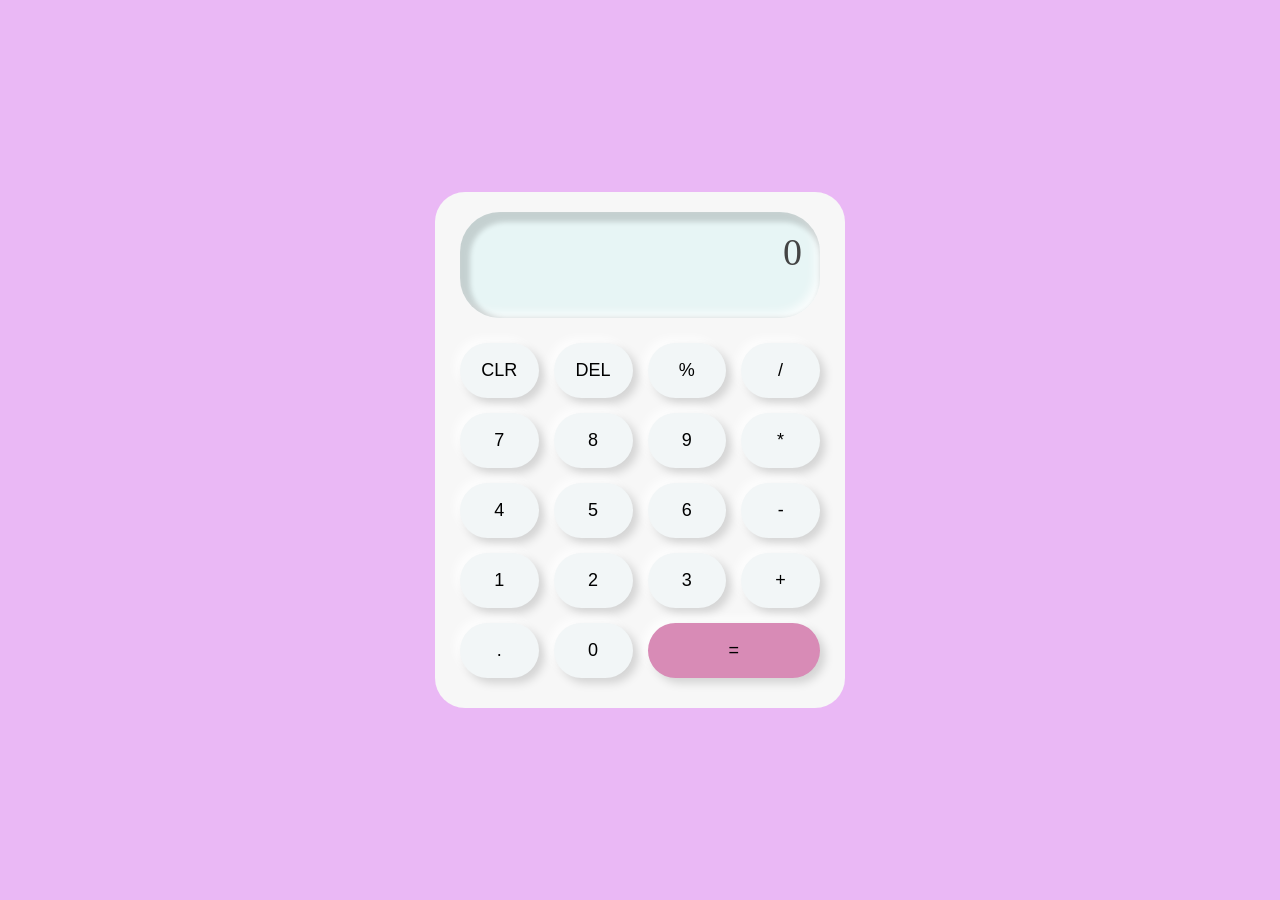
<file: brocode/calculator/index.html>
<!DOCTYPE html>
<html lang="en">
<head>
<meta charset="UTF-8">
<meta name="viewport" content="width=device-width, initial-scale=1.0">
<title>Calculator</title>
<link rel="stylesheet" href="thecalc.css">
</head>
<body>

<div class="calculator">
<div id="display" class="display">0</div>

<div class="buttons">
<button onclick="clearDisplay()">CLR</button>
<button onclick="deleteLast()">DEL</button>
<button onclick="append('%')">%</button>
<button onclick="append('/')">/</button>

<button onclick="append('7')">7</button>
<button onclick="append('8')">8</button>
<button onclick="append('9')">9</button>
<button onclick="append('*')">*</button>

<button onclick="append('4')">4</button>
<button onclick="append('5')">5</button>
<button onclick="append('6')">6</button>
<button onclick="append('-')">-</button>

<button onclick="append('1')">1</button>
<button onclick="append('2')">2</button>
<button onclick="append('3')">3</button>
<button onclick="append('+')">+</button>

<button onclick="append('.')">.</button>
<button onclick="append('0')">0</button>
<button class="equal" onclick="calculate()">=</button>
</div>
</div>

<script src="thecalc.js"></script>
</body>
</html>
</file>
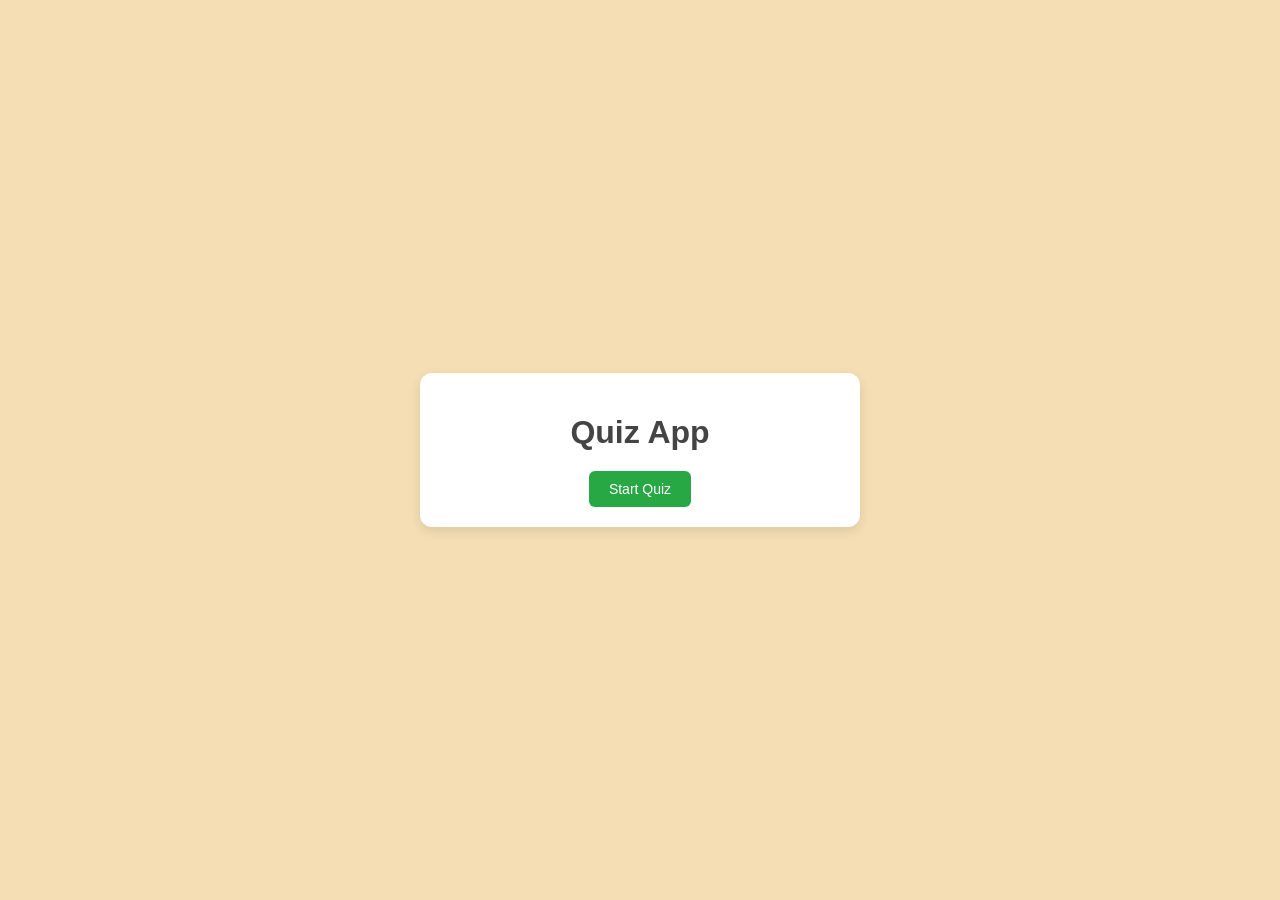
<file: brocode/quiz app/index.html>
<!DOCTYPE html>
<html lang="en">
  <head>
    <meta charset="UTF-8" />
    <meta name="viewport" content="width=device-width, initial-scale=1.0" />
    <title>Quiz App</title>
    <link rel="stylesheet" href="style.css" />
  </head>
  <body>
    <div class="container">
      <h1>Quiz App</h1>
      <div id="quiz">
        <img
          id="celebrate-img"
          src="checked.png"
          alt="Correct!"
          class="celebrate hidden"
        />
        <div id="question-container" class="hidden">
          <h2 id="question"></h2>
          <div id="answer-button"></div>
        </div>
        <div id="controls">
          <button id="start-btn" onclick="startQuiz()">Start Quiz</button>
          <button id="next-btn" onclick="nextQuestion()" class="hidden">
            Next
          </button>
        </div>
      </div>

      <div id="results" class="hidden">
        <h2>Your Score: <span id="score"></span></h2>
        <button onclick="restartQuiz()">Restart Quiz</button>
      </div>
    </div>
    <script src="script.js"></script>
  </body>
</html>
</file>
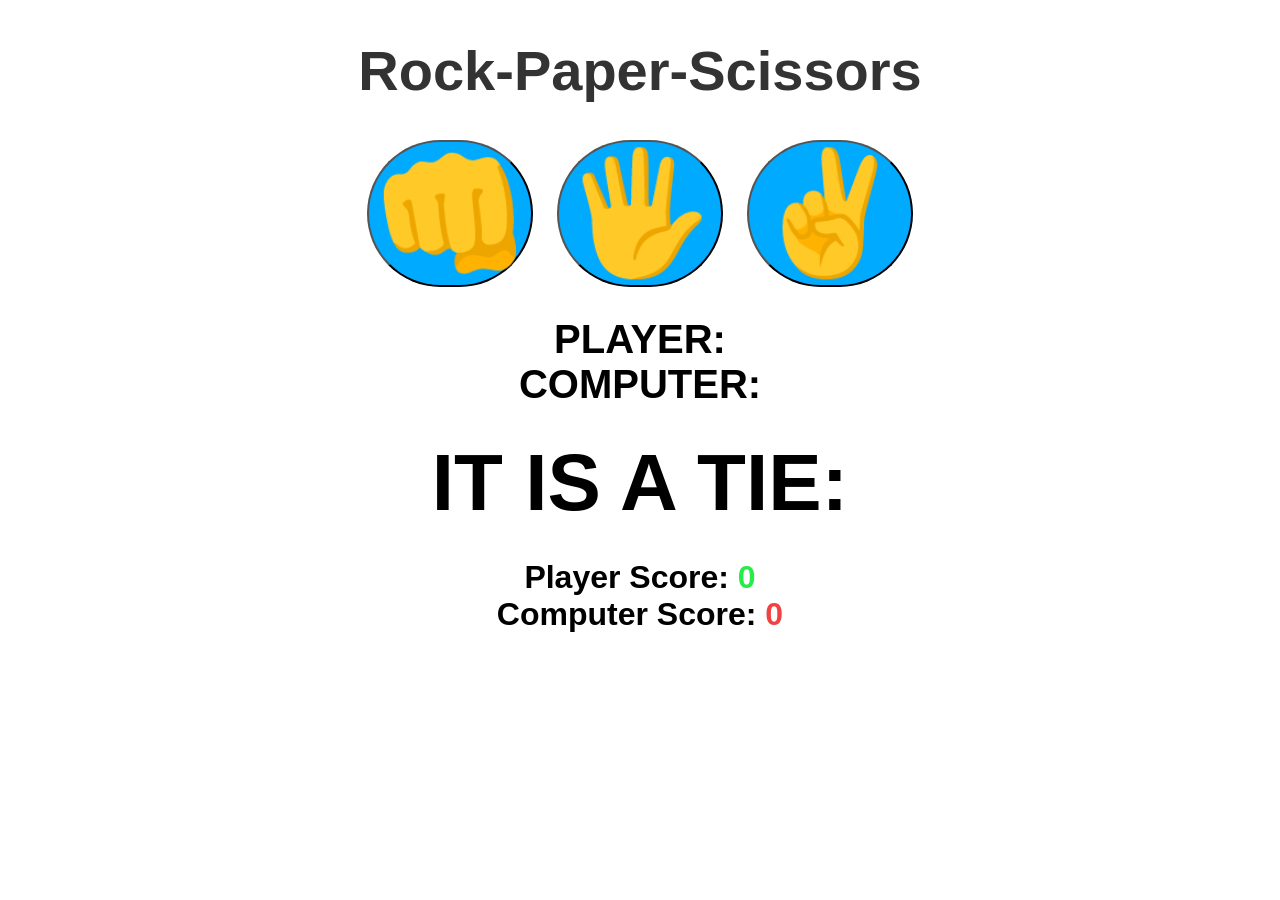
<file: brocode/Rock-paper-scissors/index.html>
<!DOCTYPE html>
<html lang="en">
<head>
    <meta charset="UTF-8">
    <meta name="viewport" content="width=, initial-scale=1.0">
    <title>Document</title>
    <link rel="stylesheet" href="game.css">
</head>
<body>
    <h1>Rock-Paper-Scissors</h1>
    <div class="choices">
    <button onclick="playGame('rock' )">👊</button>
    <button onclick="playGame('paper' )">🖐</button>
    <button onclick="playGame('scissors' )">✌️</button>
    </div>
    <div id="playerDisplay">PLAYER:</div>
    <div id="computerDisplay">COMPUTER:</div>
    <div id="resultDisplay">IT IS A TIE:</div>
    <div class="scoreDisplay">Player Score:
        <span id="playerscoreDisplay">0</span>

    </div>
    <div class="scoreDisplay">Computer Score:
        <span id="computerscoreDisplay">0</span>

    </div>
    <script src="game.js"></script>  





   
  
     
</body>
</html>
</file>
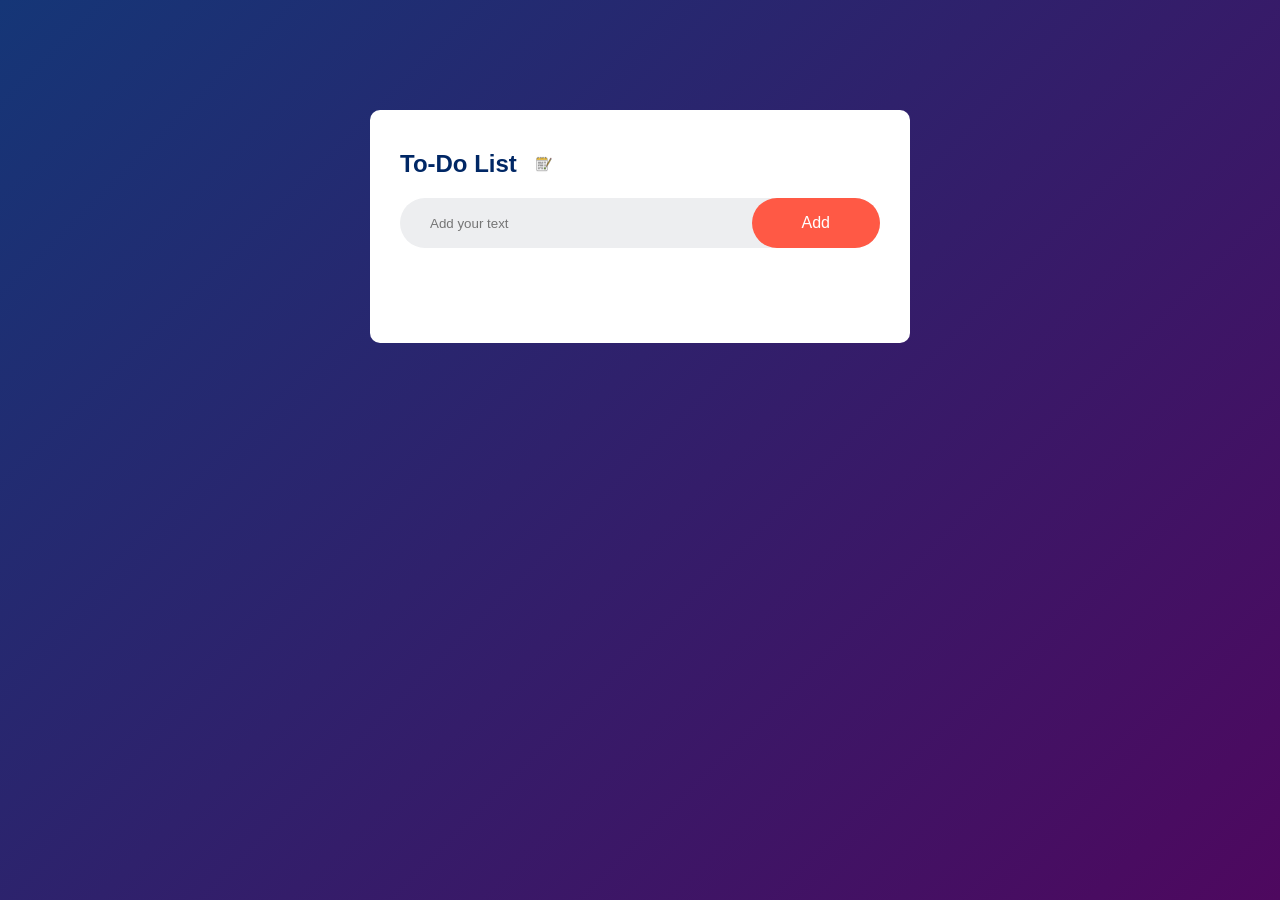
<file: brocode/todolist/index.html>
<!DOCTYPE html>
<html lang="en">
  <head>
    <meta charset="UTF-8" />
    <meta name="viewport" content="width=device-width, initial-scale=1.0" />
    <title>TO Do List App</title>
    <link rel="stylesheet" href="style.css" />
  </head>
  <body>
    <div class="container">
      <div class="todo-app">
        <h2>To-Do List <img src="icon.png" /></h2>
        <div class="row">
          <input type="text" id="inputBox" placeholder="Add your text" />
          <button onclick="addTask()">Add</button>
        </div>
        <ul id="list-container">
            <!-- <li class="checked">Task 1</li>
             <li class=>Task 2</li>
              <li>Task 3</li> -->
              

        </ul>
        
      </div>
    </div>
    <script src="script.js"></script>
  </body>
</html>
</file>
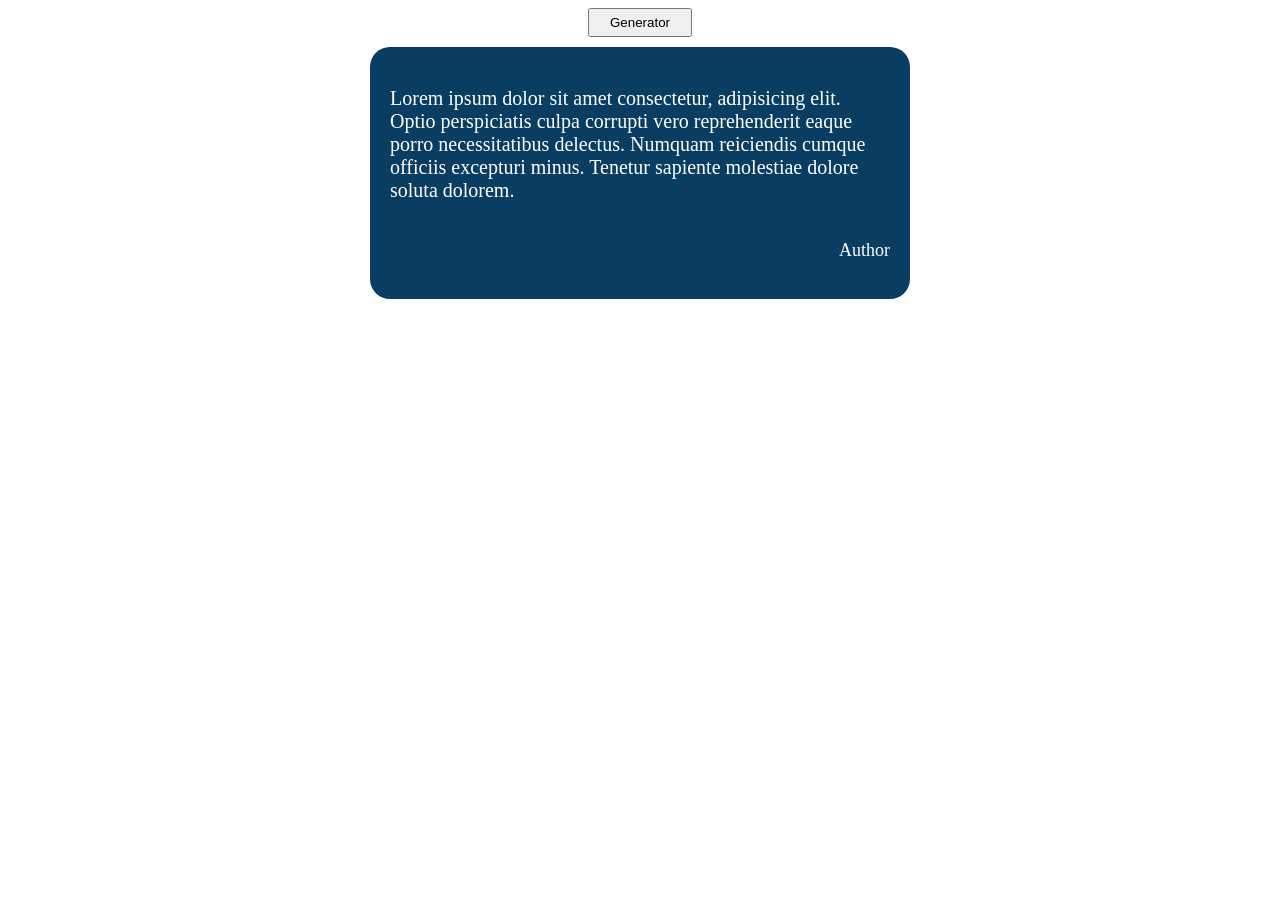
<file: brocode/todolist/quete generator/index.html>
<!DOCTYPE html>
<html lang="en">
  <head>
    <meta charset="UTF-8" />
    <meta name="viewport" content="width=device-width, initial-scale=1.0" />
    <title>Document</title>
    <link rel="stylesheet" href="style.css">
  </head>
  <body>
    <button>Generator</button>
    <div class="container">
      <p id="quote">
        Lorem ipsum dolor sit amet consectetur, adipisicing elit. Optio
        perspiciatis culpa corrupti vero reprehenderit eaque porro
        necessitatibus delectus. Numquam reiciendis cumque officiis excepturi
        minus. Tenetur sapiente molestiae dolore soluta dolorem.
      </p>
      <p id="author">Author</p>
    </div>
    <script src="script.js"></script>
  </body>
</html>
</file>
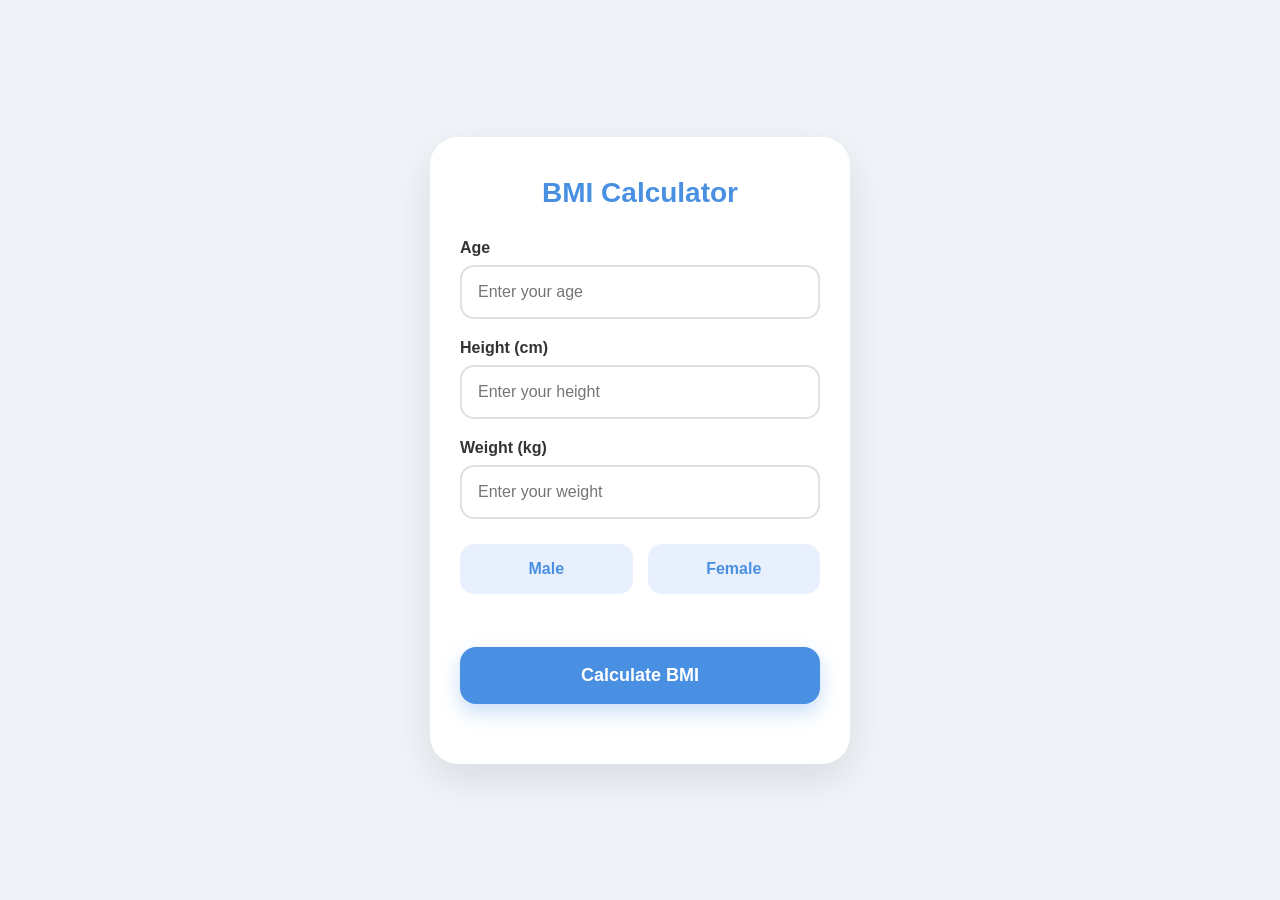
<file: brocode/Image Slider/react/BMI/index.HTML>
<!DOCTYPE html>
<html lang="en">
<head>
  <meta charset="UTF-8" />
  <meta name="viewport" content="width=device-width, initial-scale=1.0"/>
  <title>BMI Calculator</title>
  <link rel="stylesheet" href="BMI.css">
  
</head>
<body>

  <div class="container">
    <h1>BMI Calculator</h1>

    <div class="input-group">
      <label>Age</label>
      <input type="number" id="age" placeholder="Enter your age" min="2" max="120">
    </div>

    <div class="input-group">
      <label>Height (cm)</label>
      <input type="number" id="height" placeholder="Enter your height" min="50" max="250">
    </div>

    <div class="input-group">
      <label>Weight (kg)</label>
      <input type="number" id="weight" placeholder="Enter your weight" min="10" max="300">
    </div>

    <div class="gender">
      <input type="radio" id="male" name="gender" value="male">
      <label for="male">Male</label>

      <input type="radio" id="female" name="gender" value="female">
      <label for="female">Female</label>
    </div>

    <button class="calculate-btn" onclick="calculateBMI()">Calculate BMI</button>

    <div class="result" id="result">
      <div>BMI:</div>
      <div class="bmi-value" id="bmi">—</div>
      <div class="bmi-status" id="status">Result:</div>
    </div>
  </div>
<script src="BMI.JS"></script>

</body>
</html>
</file>
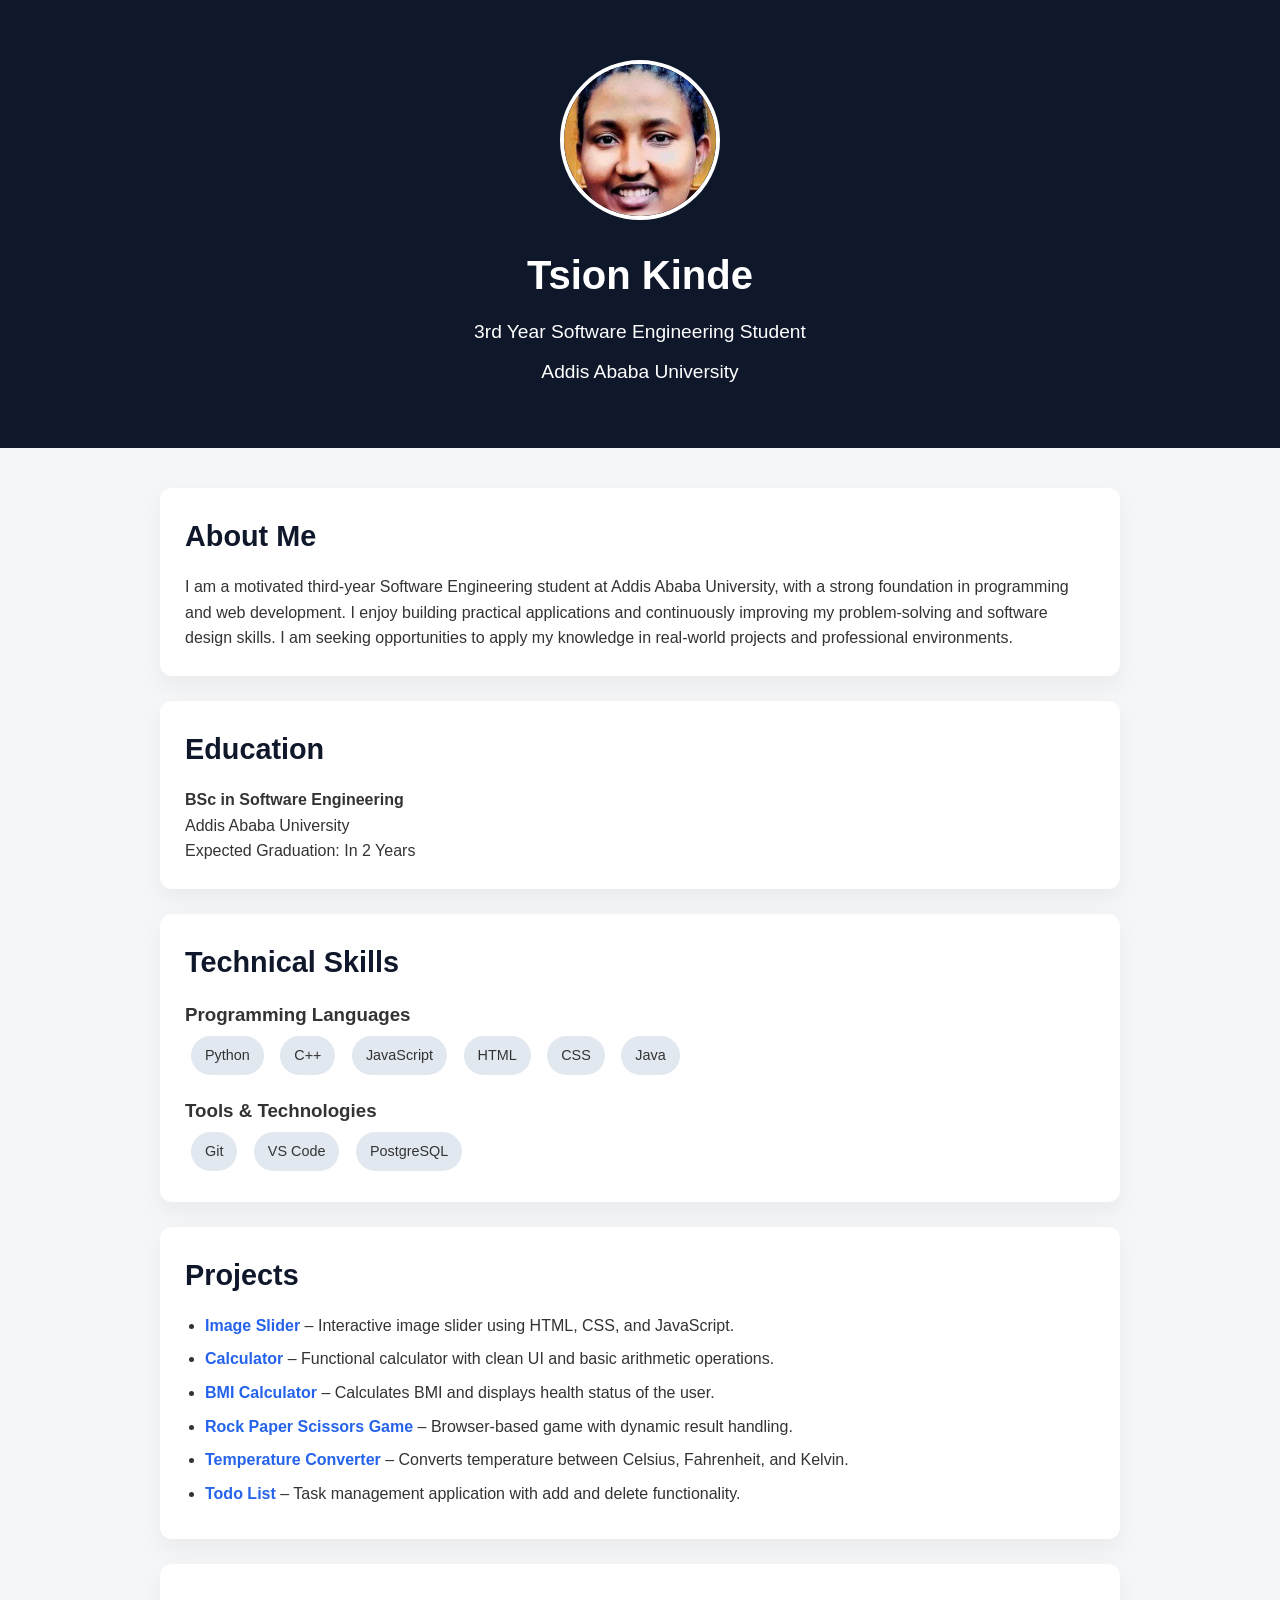
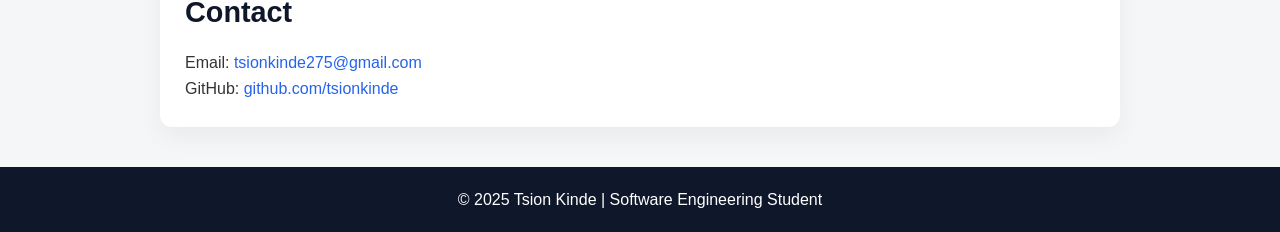
<file: brocode/Image Slider/react/portfolio/index.html>
<!DOCTYPE html>
<html lang="en">
<head>
  <meta charset="UTF-8" />
  <meta name="viewport" content="width=device-width, initial-scale=1.0" />
  <title>Tsion Kinde | Software Engineering Student</title> 
  <style>
    * { margin: 0; padding: 0; box-sizing: border-box; font-family: 'Segoe UI', Tahoma, Geneva, Verdana, sans-serif; }
    body { background: #f4f6f8; color: #333; line-height: 1.6; }
    header { background: #0f172a; color: #fff; padding: 60px 20px; text-align: center; }
    header h1 { font-size: 2.5rem; }
    header p { font-size: 1.2rem; margin-top: 10px; }
    section { max-width: 1000px; margin: 40px auto; padding: 0 20px; }
    h2 { color: #0f172a; margin-bottom: 15px; font-size: 1.8rem; }
    .card { background: #fff; padding: 25px; border-radius: 12px; box-shadow: 0 10px 25px rgba(0,0,0,0.05); margin-bottom: 25px; }
    .skills span { display: inline-block; background: #e2e8f0; padding: 8px 14px; border-radius: 20px; margin: 6px; font-size: 0.9rem; }
    .projects ul { margin-left: 20px; }
    .projects li { margin-bottom: 8px; }
    footer { background: #0f172a; color: #fff; text-align: center; padding: 20px; margin-top: 40px; }
    a { color: #2563eb; text-decoration: none; }
    a:hover { text-decoration: underline; }
  </style>
</head>
<body>

  <header>
    <img src="image.png" alt="Tsion Kinde" style="width:160px;height:160px;border-radius:50%;object-fit:cover;border:4px solid #fff;margin-bottom:15px;" />
    <h1>Tsion Kinde</h1>
    <p>3rd Year Software Engineering Student</p>
    <p>Addis Ababa University</p>
  </header>

  <section>
    <div class="card">
      <h2>About Me</h2>
      <p>
        I am a motivated third-year Software Engineering student at Addis Ababa University, 
        with a strong foundation in programming and web development. I enjoy building practical 
        applications and continuously improving my problem-solving and software design skills. 
        I am seeking opportunities to apply my knowledge in real-world projects and professional environments.
      </p>
    </div>

    <div class="card">
      <h2>Education</h2>
      <p><strong>BSc in Software Engineering</strong></p>
      <p>Addis Ababa University</p>
      <p>Expected Graduation: In 2 Years</p>
    </div>

    <div class="card skills">
      <h2>Technical Skills</h2>
      <h3>Programming Languages</h3>
      <span>Python</span>
      <span>C++</span>
      <span>JavaScript</span>
      <span>HTML</span>
      <span>CSS</span>
      <span>Java</span>
      <h3 style="margin-top:15px;">Tools & Technologies</h3>
      <span>Git</span>
      <span>VS Code</span>
      <span>PostgreSQL</span>
    </div>

    <div class="card projects">
      <h2>Projects</h2>
      <ul>
        <li><strong> <a href="image.html">Image Slider</a></strong> – Interactive image slider using HTML, CSS, and JavaScript.</li>
        <li><strong><a href="/brocode/calculator/index.html">Calculator</a></strong> – Functional calculator with clean UI and basic arithmetic operations.</li>
        <li><strong><a href="/brocode\Image Slider\react\BMI\index.HTML">BMI Calculator</a></strong> – Calculates BMI and displays health status of the user.</li>
        <li><strong><a href="/brocode/Rock-paper-scissors/index.html">Rock Paper Scissors Game</a></strong> – Browser-based game with dynamic result handling.</li>
        <li><strong><a href="/brocode/tempraturConverter.html/index.html">Temperature Converter</a></strong> – Converts temperature between Celsius, Fahrenheit, and Kelvin.</li>
        <li><strong><a href="indexx.html">Todo List</a></strong> – Task management application with add and delete functionality.</li>
      </ul>
    </div>

    <div class="card">
      <h2>Contact</h2>
      <p>Email: <a href="mailto:tsionkinde275@gmail.com">tsionkinde275@gmail.com</a></p>
      <p>GitHub: <a href="https://github.com/tsionkinde" target="_blank">github.com/tsionkinde</a></p>
    </div>
  </section>

  <footer>
    <p>© 2025 Tsion Kinde | Software Engineering Student</p>
  </footer>

</body>
</html>
</file>
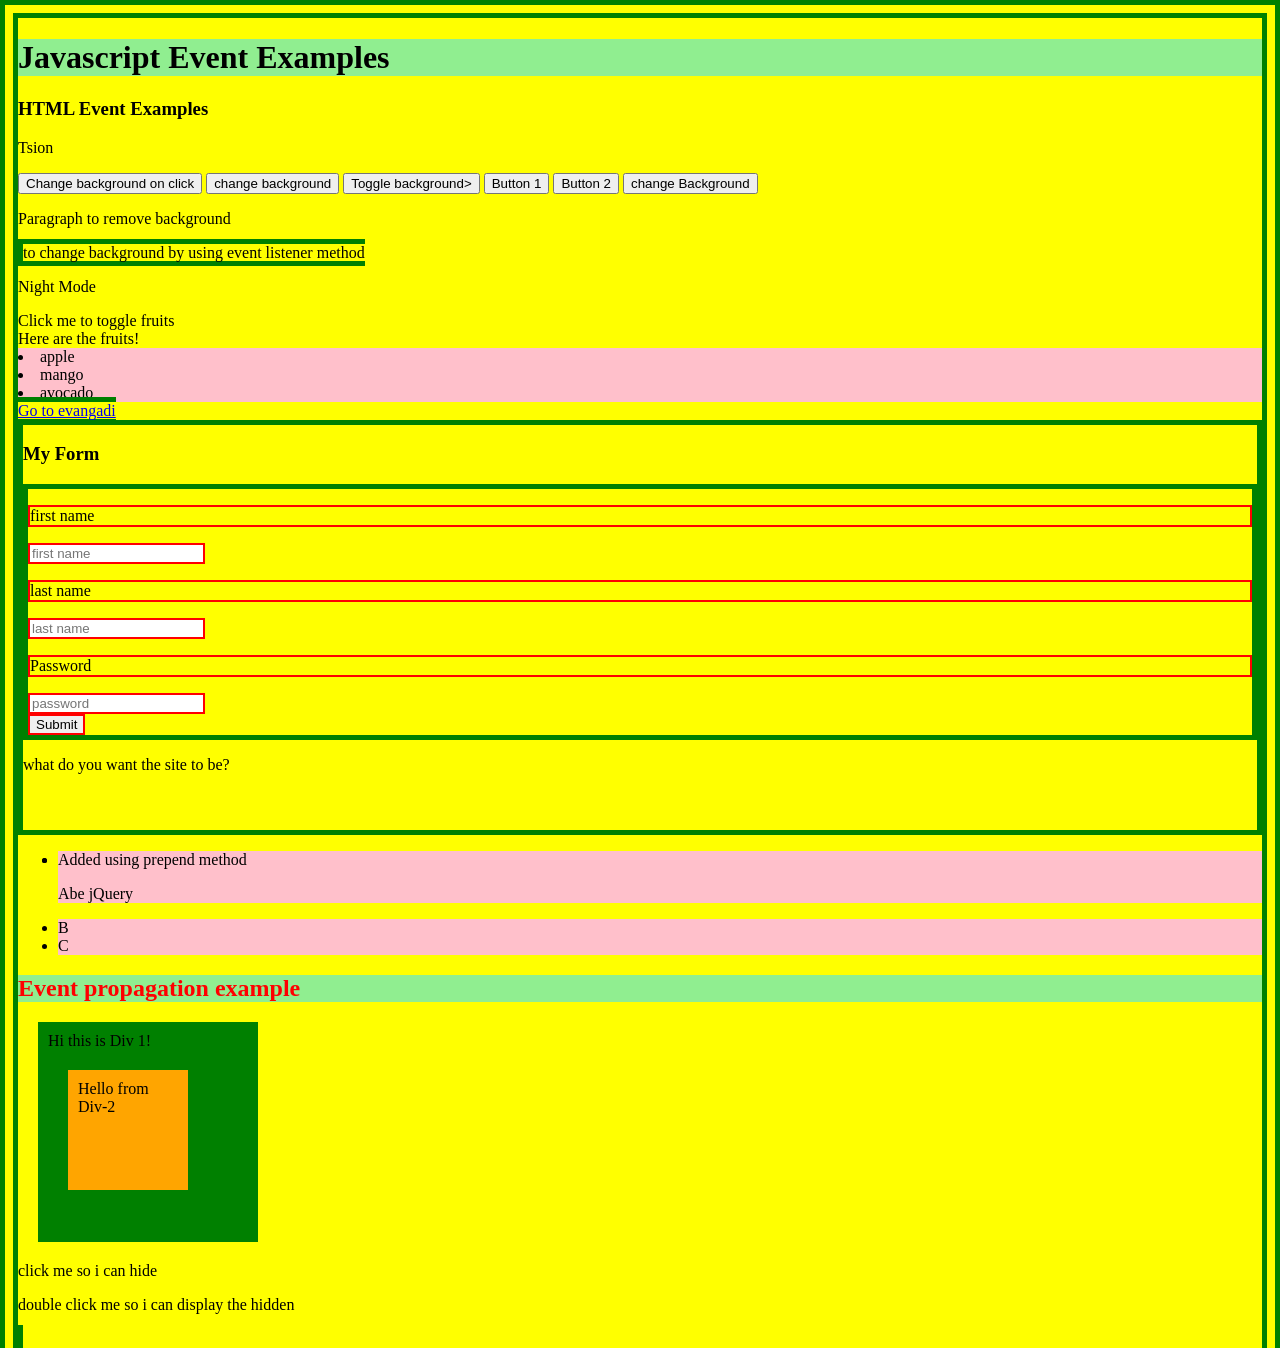
<file: event.html>
<!DOCTYPE html>
<html lang="en">
<head>
    <meta charset="UTF-8">
    <meta name="viewport" content="width=device-width, initial-scale=1.0">
    <title>Js Events</title>
    <link rel="stylesheet" href="event.css">
    <script src="event.js"defer></script>
</head>
<body>
    <div class="container"></div>
    <h1 id="techparent">Javascript Event Examples</h1>
    <h3>HTML Event Examples</h3>
    <p onclick="tsion()">Tsion</p>
    <button type="button" onclick="tsion()">Change background on click</button>
<button type="button"class="dom-change-bg"id="change-bg1">change background</button>
    <button type="button" 
    onmouseover="changeBackground()"
    onmouseout="removeBackground()">
    Toggle background></button>
    <button id="btn-1">Button 1</button>
    <button id="btn-2">Button 2</button>
<button id="changeBG"> change Background</button>
<p id="removeBG">Paragraph to remove background</p>
<pi d="change-bg-listner" >to change background by using event listener method</p>
    <p id="Night-mode"> Night Mode</p>
    <div class="fruits-menu">Click me to toggle fruits</div>
<div id="listoffruits" >Here are the fruits!
<li>apple</li>
<li>mango</li>
<li>avocado</li>
</div>
  
   
    
    
    <a href="https://evangadi.com/" id="customLink">Go to evangadi</a> 
    <div class="form-wrapper">
        <div id="errors-display"></div>
        <h3>My Form</h3>
    <form id="form-id"action="#"method="POST">
    <p>first name</p>
    <input type="text"name="firstname"id="firstname"placeholder="first name"/><br>
    <p>last name</p>
    <input type="text"name="lastname"id="lastname"placeholder="last name"/><br>
    <p>Password</p>
    <input type="password"name="password"id="password"placeholder="password"/><br>
    <button id="submitButton"type="submit">Submit</button>
    <form id="choose-color-form" action="#" method=""POST></form>
    <p>what do you want the site to be?</p>
   <h2  id="result"></h2></br>
    </br>
</form>
</div>
 <ul id="theList">
        <li id="it-is-A"> A
            <li>B
                <li>C

                </li>
            </li>
        </li>
    </ul>
<section>
    <h1 id="event-propagation">Event propagation example</h1>
    <div id="div-1">
        Hi this is Div 1!
        <div id="div-2">Hello from Div-2</div>


    </div>
    <p id="clickme">click me so i can hide</p>
    <p id="doubleclickme">double click me so i can display the hidden</p>
   
</section>
 <script src="jquery-3.6.0.js"></script> 
 <script src="event.js"></script>


    
</body>
</html>
</file>
<file: brocode/calculator/thecalc.css>
body{
background:#eab8f5;
display:flex;
justify-content:center;
align-items:center;
height:100vh;
margin:0;
}
.calculator{
background:#f7f7f7;
width:360px;
padding:20px 25px 30px 25px;
border-radius:30px;

}
#display{
background:#e7f5f5;
height:70px;
border-radius:40px;
margin-bottom:25px;
text-align:right;
padding:18px;
color:#444;
font-size:38px;
display:flex; 
justify-content: flex-end;
box-shadow: inset 5px 5px 5px 5px rgba(0,0,0,0.15),
inset -5px -5px 10px rgba(255,255,255,0.8);

}
.buttons{
display:grid;
grid-template-columns:repeat(4,1fr);
gap:15px;
}
button{
height:55px;
font-size:18px;
border-radius:50px;
border:none;
background:#f2f6f7;
cursor:pointer;
box-shadow: 5px 5px 10px rgba(0,0,0,0.15),
-5px -5px 10px rgba(255,255,255,0.8);
}
.equal{
grid-column:span 2;
background:#d88bb6;
color:black;
border-radius:40px;

}
</file>
<file: brocode/quiz app/style.css>
body{
    font-family: Arial, Helvetica, sans-serif;
    background-color: wheat;
    margin: 0;
    padding: 0;
    justify-content: center;
    display: flex;
    align-items: center;
    height: 100vh;
    color: #333;

}
.container{
    background-color:#fff ;
    padding: 20px;
    border-radius: 12px;
    -webkit-border-radius:12px;
    -moz-border-radius:12px;
    box-shadow: 0 4px 12px rgba(0,0,0,0.1);
    width: 400px;
    text-align: center;
    justify-content: center;
    align-items: center;

}
h1{
    color:#444;
    margin-bottom:20px ;


}
#question-container{
    margin-bottom: 20px;

}
#question{
    font-size: 20px;
    margin-bottom: 20px;

}
.btn-grid{
    display:grid;
    grid-template-columns: repeat(1,1fr);
    gap:10px;


}
button{
    padding: 10px 20px;
    background-color: #28a745;
    color: #fff;
    border: none;
  border-radius: 6px; /* Standard property */
-webkit-border-radius: 6px; /* For older WebKit browsers */
-moz-border-radius: 6px; /* For older Firefox browsers */

    cursor:pointer;
    font-size: 14px;




}
button:hover{
    background-color: #218838;

}
#controls{
    display: flex;
    justify-content: center;
    gap: 10px;

}
.hidden{
    display:none ;

}
#results{
    margin-top:20px ;
    
}
#results h2{
    color: #222;

}
#results button{
    background-color: #dc3545;

}
#results button:hover{
    background-color: #c82333;
    
}
.correct {
    background-color: #28a745 !important;
}

.wrong {
    background-color: #dc3545 !important;
}

button:disabled {
    cursor: not-allowed;
    opacity: 0.7;
}
.celebrate {
    position: fixed;
    top: 50%;
    left: 50%;
    transform: translate(-50%, -50%) scale(0.5);
    width: 120px;
    opacity: 0;
    animation: pop 0.6s ease-out forwards;
    pointer-events: none;
    z-index: 1000;
}

@keyframes pop {
    0% {
        transform: translate(-50%, -50%) scale(0.5);
        opacity: 0;
    }
    60% {
        transform: translate(-50%, -50%) scale(1.1);
        opacity: 1;
    }
    100% {
        transform: translate(-50%, -50%) scale(1);
        opacity: 1;
    }
}

.hidden {
    display: none;
}
</file>
<file: brocode/Rock-paper-scissors/game.css>
body{
    font-family:Arial, Helvetica, sans-serif ;
    font-weight: bold;
    margin:0;
    display: flex;
    flex-direction: column;
    align-items: center;
}
h1{
    font-size: 3.5rem;
    color: hsl(0, 0%,20%);

}
.choices{
    margin-bottom: 30px;

}
.choices button{
    font-size:7.5rem;
    min-width: 160px;
    margin: 0 10px;
    border-radius: 250px;
    background-color: hsl(200, 100%,50%);
    cursor:pointer;
    transition: background-color 0.5s ease;

}
.choices button:hover{
    background-color:hsl(200, 100%,70%) ;

}
#playerDisplay,#computerDisplay{
    font-size: 2.5rem;

}
#resultDisplay{
    font-size:5rem;
    margin: 30px 0;
    
}
.scoreDisplay{
    font-size:2rem;


}

.scoreDisplay{
    font-size: 2rem;
}
.greenText,#playerscoreDisplay{
    color:hsl(130,84%,54%);

}
.redText,#computerscoreDisplay{
    color:hsl(0,84%,60%) ;

}
</file>
<file: brocode/todolist/style.css>
*{
    margin:0;
    padding: 0;
    font-family:Arial, Helvetica, sans-serif;
    box-sizing: border-box;
}
.container{
    width: 100%;
    min-height: 100vh;
    background: linear-gradient(135deg,#153677,#4e085f);
    padding:10px ;

}
.todo-app{
    width: 100%;
    max-width: 540px;
    background: #fff;
    margin: 100px auto 20px ;
    padding: 40px 30px 70px;
    border-radius: 10px;
}
.todo-app h2 {
    color:#002765;
    display:flex ;
    align-items:center;
    margin-bottom:20px;

}
.todo-app h2 img{
    width:30px;
    margin-left:10px;

}
.row{
    display:flex;
    align-items:center;
    justify-content: space-between;
    background: #edeef0;
    border-radius: 30px;
    padding-left: 20px;
    margin-bottom: 25px;


}
input{
    flex:1;
    border:none;
    outline:none;
    background-color: transparent;
    padding:10px ;


}
button{
    border:none;
    outline: none;
    padding:16px  50px;
    background: #ff5945;
    color:#fff;
    font-size: 16px;
    cursor: pointer;
    border-radius: 40px;



}
ul li {
    position: relative; /* Needed for ::before */
    list-style: none;
    font-size: 17px;
    padding: 12px 50px 12px 50px; /* space for circle */
    user-select: none;
    cursor: pointer;
   
}

ul li::before {
    content: '';
    position: absolute;
    left: 15px;
    top: 50%;
    transform: translateY(-50%);
    height: 20px;   /* required */
    width: 20px;    /* required */
    border-radius: 50%;
    background-color: #4CAF50; /* default circle */
    background-size: cover;
    background-position: center;
}


ul li.checked{
    color: #5555;
    text-decoration:line-through ;

}
ul li.checked::before{
    background-image:url(checked.png) ;
    ul li.checked::before {
    background-image: url('checked.png'); /* must exist */
    background-color: transparent; /* optional, remove green */
}

ul li span {
    position: absolute;
    right: 10px;
    top: 50%;
    transform: translateY(-50%);
    width: 32px;
    height: 32px;
    line-height: 32px;
    text-align: center;
    font-size: 22px;
    color: #555;
    border-radius: 50%;
    cursor: pointer;
}

ul li span:hover {
    background: #edeef0;
    border-radius: 50%;
}

}
</file>
<file: brocode/todolist/quete generator/style.css>
button{
    display: block;
    margin: 0 auto;
    padding: 5px 20px;

}
#author{
    font-size: 18px;
    align-self: flex-end;

}
#quote{
    font-size: 20px;

}
.container{
    width: 500px;
    min-height: 160px;
    margin: 10px auto;
    padding: 20px;
    border-radius: 20px;
    background-color: #0a3d62;
    color: #fff;
    display: flex;
    flex-direction: column;
    justify-content: space-around;

}
</file>
<file: brocode/Image Slider/react/BMI/BMI.css>
* { margin: 0; padding: 0; box-sizing: border-box; }
    body {
      font-family: 'Poppins', sans-serif;
      background: #f0f4f8;
      display: flex;
      justify-content: center;
      align-items: center;
      min-height: 100vh;
      padding: 20px;
    }

    .container {
      background: white;
      width: 100%;
      max-width: 420px;
      border-radius: 28px;
      box-shadow: 0 15px 40px rgba(0,0,0,0.1);
      padding: 40px 30px;
      text-align: center;
    }

    h1 {
      color: #4a90e2;
      font-size: 28px;
      font-weight: 700;
      margin-bottom: 30px;
    }

    .input-group {
      margin-bottom: 20px;
      text-align: left;
    }

    label {
      display: block;
      font-weight: 600;
      color: #333;
      margin-bottom: 8px;
      font-size: 16px;
    }

    input {
      width: 100%;
      padding: 16px;
      border: 2px solid #e0e0e0;
      border-radius: 14px;
      font-size: 16px;
      transition: border 0.3s;
    }

    input:focus {
      outline: none;
      border-color: #4a90e2;
    }

    .gender {
      display: flex;
      gap: 15px;
      margin: 25px 0;
      justify-content: center;
    }

    .gender label {
      flex: 1;
      padding: 16px;
      background: #e8f0fe;
      border-radius: 14px;
      cursor: pointer;
      font-weight: 600;
      color: #4a90e2;
      transition: all 0.3s;
    }

    .gender input[type="radio"] {
      display: none;
    }

    .gender input[type="radio"]:checked + label {
      background: #4a90e2;
      color: white;
    }

    .calculate-btn {
      background: #4a90e2;
      color: white;
      font-size: 18px;
      font-weight: 700;
      padding: 18px;
      border: none;
      border-radius: 16px;
      width: 100%;
      cursor: pointer;
      margin: 20px 0;
      box-shadow: 0 8px 20px rgba(74, 144, 226, 0.3);
      transition: all 0.3s;
    }

    .calculate-btn:hover {
      background: #357abd;
      transform: translateY(-3px);
    }

    .result {
      margin-top: 30px;
      padding: 20px;
      background: #f8fbff;
      border-radius: 16px;
      display: none;
    }

    .bmi-value {
      font-size: 42px;
      font-weight: 700;
      color: #4a90e2;
      margin: 10px 0;
    }

    .bmi-status {
      font-size: 20px;
      font-weight: 600;
      color: #e74c3c;
    }

    /* Status colors */
    .underweight { color: #3498db; }
    .normal { color: #2ecc71; }
    .overweight { color: #f39c12; }
    .obese { color: #e67e22; }
    .extremely-obese { color: #e74c3c; }
</file>
<file: event.css>
#div-1{
        width: 200px;
      height: 200px;
      background-color: green;
      
      padding: 10px;
      margin: 20px;
    }
    #div-2{
        width: 100px;
      height: 100px;
      background-color: orange;
     
      padding: 10px;
      margin: 20px;
    }
    #event-propagation{
    
        color: red;
    }
    .green{
      background-color: aquamarine;

    }
</file>
